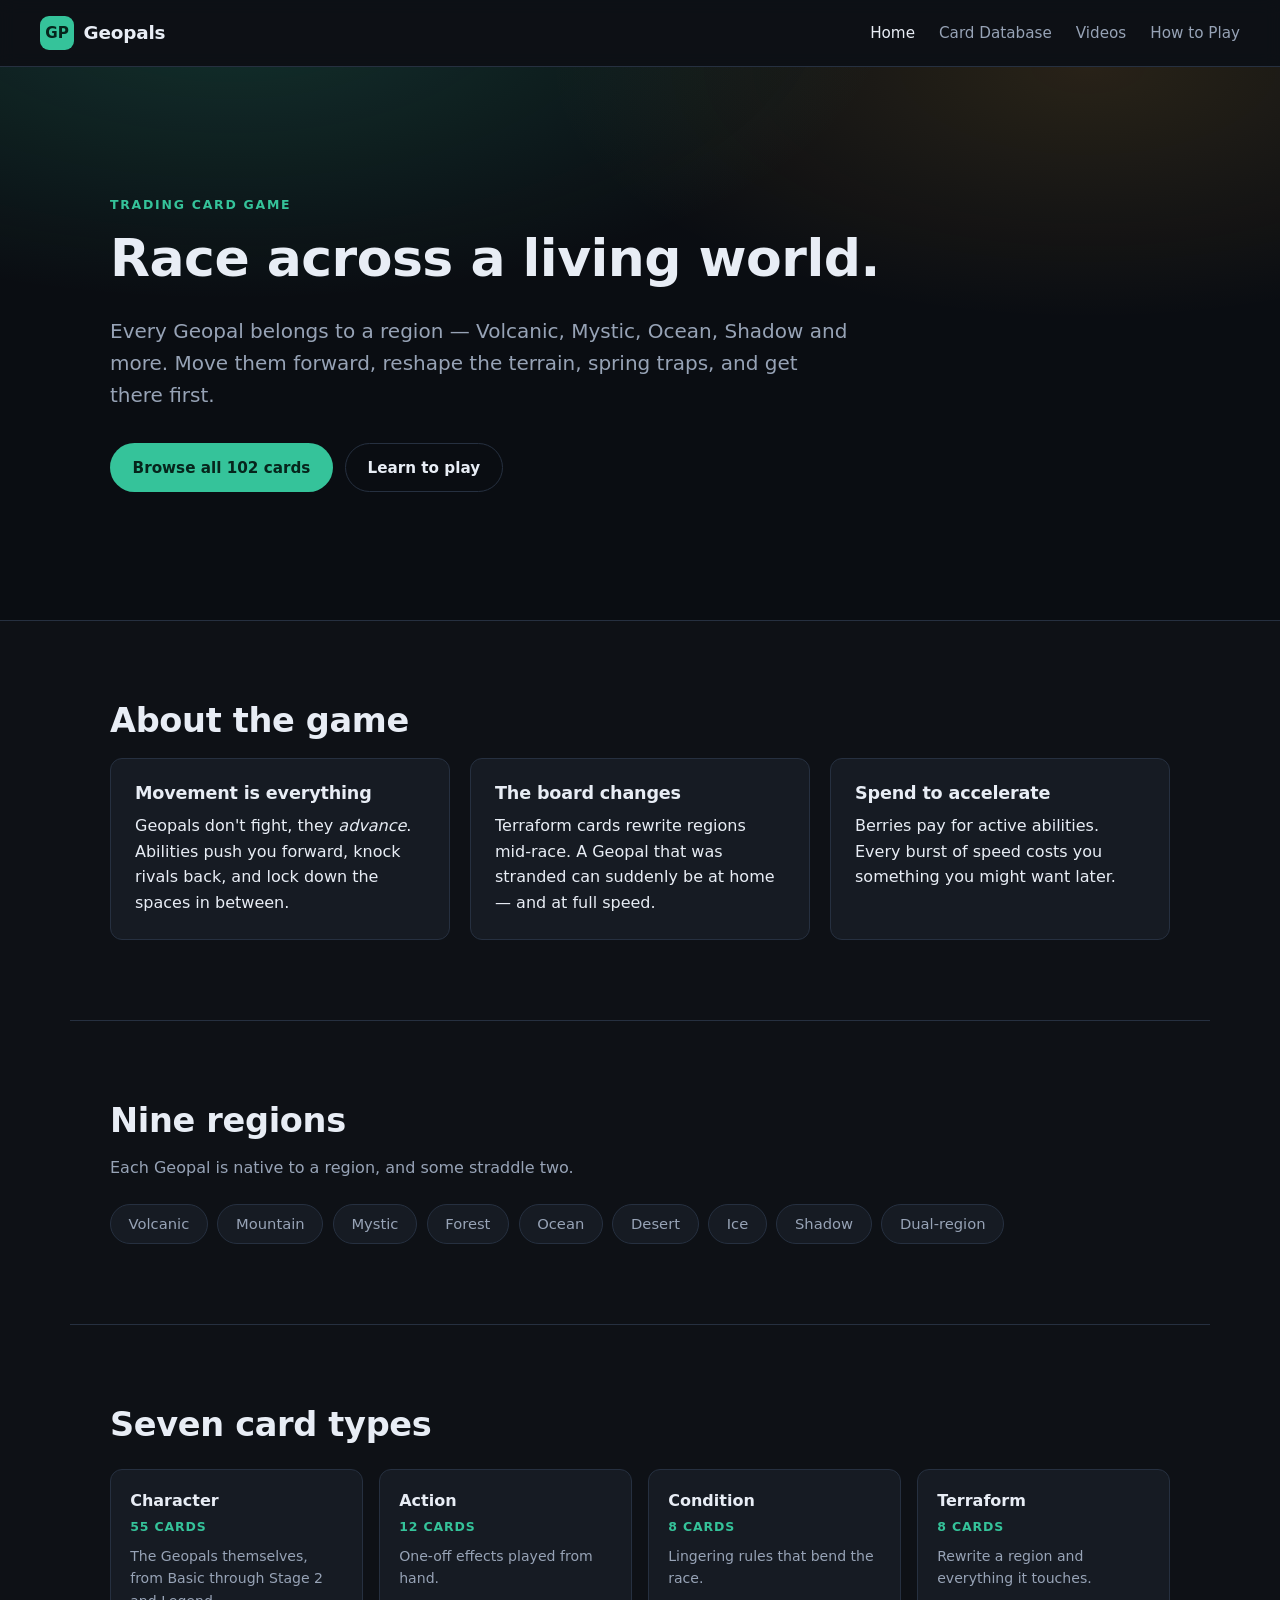
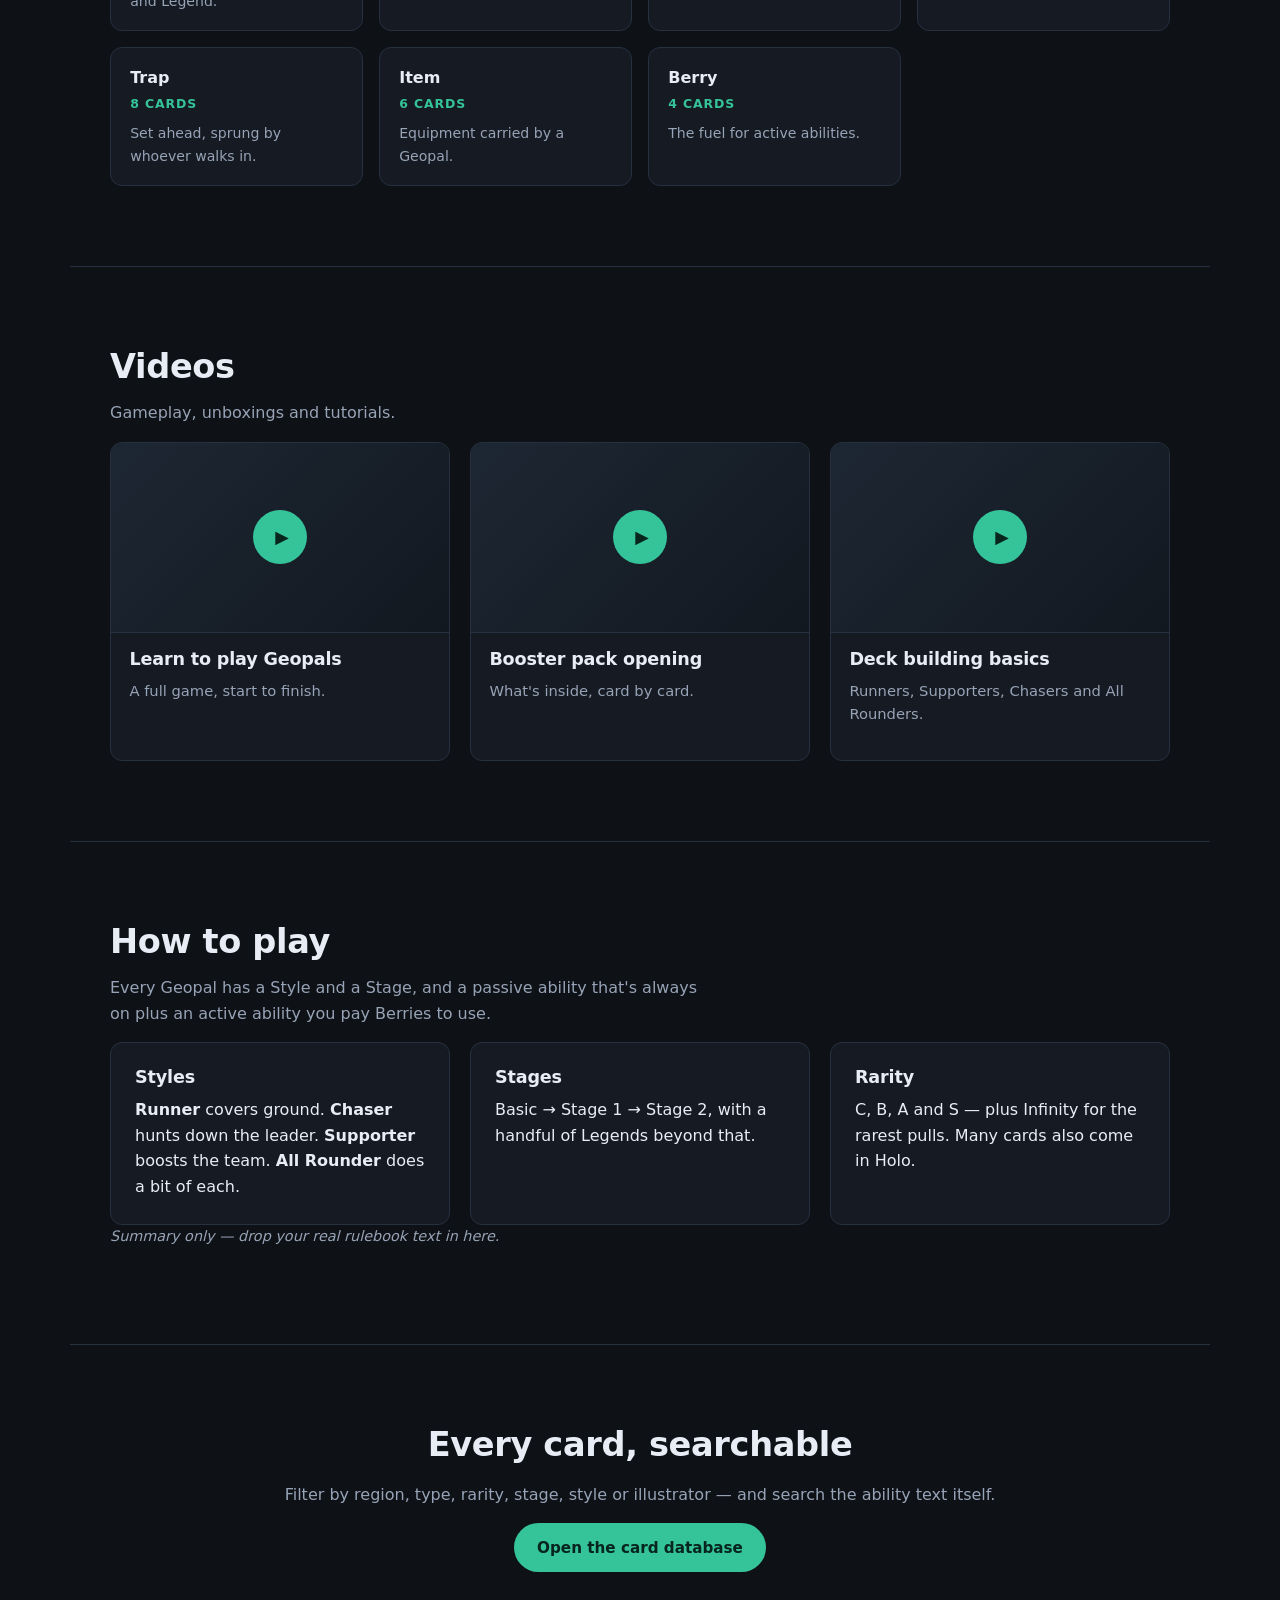
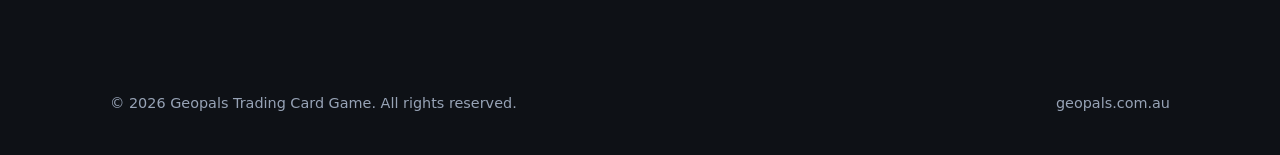
<file: index.html>
<!DOCTYPE html>
<html lang="en-AU">
<head>
<meta charset="utf-8">
<meta name="viewport" content="width=device-width, initial-scale=1">
<title>Geopals Trading Card Game</title>
<meta name="description" content="Geopals is a trading card game of movement, regions and clever timing. Explore all 102 cards, watch gameplay, and learn to play.">
<link rel="stylesheet" href="assets/css/main.css">
<link rel="icon" href="assets/img/favicon.svg">
</head>
<body>

<header class="site-header">
  <a class="brand" href="index.html">
    <span class="brand-mark">GP</span>
    <span class="brand-name">Geopals</span>
  </a>
  <nav class="site-nav">
    <a href="index.html" class="is-current">Home</a>
    <a href="cards.html">Card Database</a>
    <a href="#videos">Videos</a>
    <a href="#learn">How to Play</a>
  </nav>
</header>

<main>

  <section class="hero">
    <div class="hero-inner">
      <p class="eyebrow">Trading Card Game</p>
      <h1>Race across a living world.</h1>
      <p class="lede">
        Every Geopal belongs to a region &mdash; Volcanic, Mystic, Ocean, Shadow and more.
        Move them forward, reshape the terrain, spring traps, and get there first.
      </p>
      <div class="hero-actions">
        <a class="btn btn-primary" href="cards.html">Browse all 102 cards</a>
        <a class="btn btn-ghost" href="#learn">Learn to play</a>
      </div>
    </div>
  </section>

  <section class="section" id="about">
    <h2>About the game</h2>
    <div class="grid-3">
      <article class="card-panel">
        <h3>Movement is everything</h3>
        <p>Geopals don't fight, they <em>advance</em>. Abilities push you forward, knock
           rivals back, and lock down the spaces in between.</p>
      </article>
      <article class="card-panel">
        <h3>The board changes</h3>
        <p>Terraform cards rewrite regions mid-race. A Geopal that was stranded can
           suddenly be at home &mdash; and at full speed.</p>
      </article>
      <article class="card-panel">
        <h3>Spend to accelerate</h3>
        <p>Berries pay for active abilities. Every burst of speed costs you something
           you might want later.</p>
      </article>
    </div>
  </section>

  <section class="section" id="regions">
    <h2>Nine regions</h2>
    <p class="section-lede">Each Geopal is native to a region, and some straddle two.</p>
    <ul class="region-list">
      <li>Volcanic</li><li>Mountain</li><li>Mystic</li><li>Forest</li><li>Ocean</li>
      <li>Desert</li><li>Ice</li><li>Shadow</li><li>Dual-region</li>
    </ul>
  </section>

  <section class="section" id="types">
    <h2>Seven card types</h2>
    <div class="type-grid">
      <div class="type"><strong>Character</strong><span>55 cards</span><p>The Geopals themselves, from Basic through Stage 2 and Legend.</p></div>
      <div class="type"><strong>Action</strong><span>12 cards</span><p>One-off effects played from hand.</p></div>
      <div class="type"><strong>Condition</strong><span>8 cards</span><p>Lingering rules that bend the race.</p></div>
      <div class="type"><strong>Terraform</strong><span>8 cards</span><p>Rewrite a region and everything it touches.</p></div>
      <div class="type"><strong>Trap</strong><span>8 cards</span><p>Set ahead, sprung by whoever walks in.</p></div>
      <div class="type"><strong>Item</strong><span>6 cards</span><p>Equipment carried by a Geopal.</p></div>
      <div class="type"><strong>Berry</strong><span>4 cards</span><p>The fuel for active abilities.</p></div>
    </div>
  </section>

  <section class="section" id="videos">
    <h2>Videos</h2>
    <p class="section-lede">Gameplay, unboxings and tutorials.</p>
    <!-- TODO: replace the placeholder YouTube links with your real videos. -->
    <div class="grid-3 video-grid">
      <a class="video-card" href="https://www.youtube.com/watch?v=REPLACE_ME_1" target="_blank" rel="noopener">
        <div class="video-thumb"><span class="play">&#9654;</span></div>
        <h3>Learn to play Geopals</h3>
        <p>A full game, start to finish.</p>
      </a>
      <a class="video-card" href="https://www.youtube.com/watch?v=REPLACE_ME_2" target="_blank" rel="noopener">
        <div class="video-thumb"><span class="play">&#9654;</span></div>
        <h3>Booster pack opening</h3>
        <p>What's inside, card by card.</p>
      </a>
      <a class="video-card" href="https://www.youtube.com/watch?v=REPLACE_ME_3" target="_blank" rel="noopener">
        <div class="video-thumb"><span class="play">&#9654;</span></div>
        <h3>Deck building basics</h3>
        <p>Runners, Supporters, Chasers and All Rounders.</p>
      </a>
    </div>
  </section>

  <section class="section" id="learn">
    <h2>How to play</h2>
    <p class="section-lede">Every Geopal has a Style and a Stage, and a passive ability
       that's always on plus an active ability you pay Berries to use.</p>
    <div class="grid-3">
      <article class="card-panel">
        <h3>Styles</h3>
        <p><strong>Runner</strong> covers ground. <strong>Chaser</strong> hunts down the
           leader. <strong>Supporter</strong> boosts the team. <strong>All Rounder</strong>
           does a bit of each.</p>
      </article>
      <article class="card-panel">
        <h3>Stages</h3>
        <p>Basic &rarr; Stage 1 &rarr; Stage 2, with a handful of Legends beyond that.</p>
      </article>
      <article class="card-panel">
        <h3>Rarity</h3>
        <p>C, B, A and S &mdash; plus Infinity for the rarest pulls. Many cards also
           come in Holo.</p>
      </article>
    </div>
    <p class="note">Summary only &mdash; drop your real rulebook text in here.</p>
  </section>

  <section class="section cta">
    <h2>Every card, searchable</h2>
    <p>Filter by region, type, rarity, stage, style or illustrator &mdash; and search the
       ability text itself.</p>
    <a class="btn btn-primary" href="cards.html">Open the card database</a>
  </section>

</main>

<footer class="site-footer">
  <p>&copy; <span id="year"></span> Geopals Trading Card Game. All rights reserved.</p>
  <p class="muted">geopals.com.au</p>
</footer>

<script>document.getElementById('year').textContent = new Date().getFullYear();</script>
</body>
</html>
</file>
<file: assets/css/main.css>
/* Geopals — site styles.
   All colours live in the :root block below; retheme the whole site from there. */

:root {
  --bg:        #0e1116;
  --bg-raised: #161b23;
  --bg-sunk:   #0a0d12;
  --line:      #263040;
  --text:      #e8edf5;
  --text-dim:  #97a3b6;
  --accent:    #35c39a;
  --accent-2:  #f2b23e;
  --accent-ink:#06251c;
  --radius:    12px;
  --maxw:      1140px;
  --font: system-ui, -apple-system, "Segoe UI", Roboto, Helvetica, Arial, sans-serif;
}

* { box-sizing: border-box; }

body {
  margin: 0;
  font-family: var(--font);
  background: var(--bg);
  color: var(--text);
  line-height: 1.6;
  -webkit-font-smoothing: antialiased;
}

h1, h2, h3 { line-height: 1.2; margin: 0 0 .5em; font-weight: 650; letter-spacing: -0.01em; }
h1 { font-size: clamp(2rem, 5vw, 3.25rem); }
h2 { font-size: clamp(1.5rem, 3vw, 2.1rem); }
h3 { font-size: 1.1rem; }
p  { margin: 0 0 1rem; }
a  { color: var(--accent); }

.muted    { color: var(--text-dim); }
.note     { color: var(--text-dim); font-size: .9rem; font-style: italic; }
.eyebrow  { text-transform: uppercase; letter-spacing: .14em; font-size: .78rem;
            color: var(--accent); font-weight: 600; margin-bottom: .75rem; }

/* ---------- header ---------- */

.site-header {
  display: flex; align-items: center; gap: 2rem; flex-wrap: wrap;
  padding: 1rem clamp(1rem, 4vw, 2.5rem);
  border-bottom: 1px solid var(--line);
  background: rgba(14, 17, 22, .85);
  backdrop-filter: blur(8px);
  position: sticky; top: 0; z-index: 20;
}
.brand { display: flex; align-items: center; gap: .6rem; text-decoration: none; color: var(--text); }
.brand-mark {
  display: grid; place-items: center; width: 34px; height: 34px; border-radius: 9px;
  background: var(--accent); color: var(--accent-ink); font-weight: 800; font-size: .95rem;
}
.brand-name { font-weight: 700; font-size: 1.15rem; letter-spacing: -.01em; }
.site-nav { display: flex; gap: 1.5rem; margin-left: auto; flex-wrap: wrap; }
.site-nav a { color: var(--text-dim); text-decoration: none; font-size: .95rem; font-weight: 500; }
.site-nav a:hover { color: var(--text); }
.site-nav a.is-current { color: var(--text); }

/* ---------- layout ---------- */

main { display: block; }
.section {
  max-width: var(--maxw); margin: 0 auto;
  padding: clamp(3rem, 7vw, 5rem) clamp(1rem, 4vw, 2.5rem);
  border-bottom: 1px solid var(--line);
}
.section-lede { color: var(--text-dim); max-width: 60ch; margin-top: -.25rem; }

.hero {
  background:
    radial-gradient(1100px 480px at 18% -10%, rgba(53,195,154,.20), transparent 60%),
    radial-gradient(900px 420px at 85% 0%, rgba(242,178,62,.13), transparent 60%),
    var(--bg-sunk);
  border-bottom: 1px solid var(--line);
}
.hero-inner {
  max-width: var(--maxw); margin: 0 auto;
  padding: clamp(4rem, 11vw, 8rem) clamp(1rem, 4vw, 2.5rem);
}
.lede { font-size: clamp(1.05rem, 2vw, 1.25rem); color: var(--text-dim); max-width: 58ch; }
.hero-actions { display: flex; gap: .75rem; flex-wrap: wrap; margin-top: 2rem; }

.grid-3 { display: grid; gap: 1.25rem; grid-template-columns: repeat(auto-fit, minmax(260px, 1fr)); }

.card-panel {
  background: var(--bg-raised); border: 1px solid var(--line);
  border-radius: var(--radius); padding: 1.5rem;
}
.card-panel p:last-child { margin-bottom: 0; }

.steps { padding-left: 1.25rem; max-width: 65ch; }
.steps li { margin-bottom: .75rem; }

.region-list { list-style: none; padding: 0; margin: 1.5rem 0 0; display: flex; flex-wrap: wrap; gap: .6rem; }
.region-list li {
  border: 1px solid var(--line); border-radius: 999px; padding: .45rem 1.1rem;
  font-size: .92rem; color: var(--text-dim); background: var(--bg-raised);
}

.type-grid { display: grid; gap: 1rem; grid-template-columns: repeat(auto-fit, minmax(200px, 1fr)); margin-top: 1.5rem; }
.type {
  background: var(--bg-raised); border: 1px solid var(--line);
  border-radius: var(--radius); padding: 1.1rem 1.2rem;
}
.type strong { display: block; font-size: 1rem; }
.type span { display: block; color: var(--accent); font-size: .78rem; font-weight: 600;
             text-transform: uppercase; letter-spacing: .07em; margin: .2rem 0 .5rem; }
.type p { color: var(--text-dim); font-size: .88rem; margin: 0; }

.cta { text-align: center; border-bottom: 0; }
.cta p { color: var(--text-dim); }

/* ---------- buttons ---------- */

.btn {
  display: inline-block; padding: .7rem 1.35rem; border-radius: 999px;
  font-weight: 600; font-size: .95rem; text-decoration: none; cursor: pointer;
  border: 1px solid transparent; font-family: inherit;
  transition: transform .12s ease, background .12s ease, border-color .12s ease;
}
.btn:active { transform: translateY(1px); }
.btn-primary { background: var(--accent); color: var(--accent-ink); }
.btn-primary:hover { background: #46d4ab; }
.btn-ghost { border-color: var(--line); color: var(--text); background: transparent; }
.btn-ghost:hover { border-color: var(--text-dim); }
.btn-sm { padding: .45rem .9rem; font-size: .85rem; }

/* ---------- videos ---------- */

.video-card {
  display: block; text-decoration: none; color: inherit;
  background: var(--bg-raised); border: 1px solid var(--line);
  border-radius: var(--radius); overflow: hidden;
  transition: border-color .15s ease, transform .15s ease;
}
.video-card:hover { border-color: var(--accent); transform: translateY(-2px); }
.video-card h3, .video-card p { padding: 0 1.15rem; }
.video-card h3 { margin-top: 1rem; }
.video-card p { color: var(--text-dim); font-size: .92rem; padding-bottom: 1.15rem; }
.video-thumb {
  aspect-ratio: 16 / 9; display: grid; place-items: center;
  background: linear-gradient(135deg, #1d2733, #121820);
  border-bottom: 1px solid var(--line);
}
.play {
  width: 54px; height: 54px; border-radius: 50%; display: grid; place-items: center;
  background: var(--accent); color: var(--accent-ink); font-size: 1.1rem; padding-left: 4px;
}

/* ---------- card database ---------- */

.db { max-width: var(--maxw); margin: 0 auto; padding: clamp(2rem, 5vw, 3rem) clamp(1rem, 4vw, 2.5rem) 4rem; }
.db-head h1 { margin-bottom: .25rem; }

.db-controls {
  position: sticky; top: 67px; z-index: 10;
  background: var(--bg); padding: 1.25rem 0 1rem;
  border-bottom: 1px solid var(--line); margin-bottom: 1.75rem;
}

.search-wrap input {
  width: 100%; padding: .85rem 1.1rem; font-size: 1rem; font-family: inherit;
  color: var(--text); background: var(--bg-raised);
  border: 1px solid var(--line); border-radius: 10px;
}
.search-wrap input:focus { outline: 2px solid var(--accent); outline-offset: 1px; border-color: transparent; }

.filters { display: flex; flex-wrap: wrap; gap: .6rem; margin-top: .85rem; }
.filters label { display: flex; flex-direction: column; gap: .2rem; font-size: .72rem;
                 text-transform: uppercase; letter-spacing: .08em; color: var(--text-dim); }
.filters select, #sort {
  font-family: inherit; font-size: .9rem; color: var(--text);
  background: var(--bg-raised); border: 1px solid var(--line);
  border-radius: 8px; padding: .5rem .7rem; min-width: 140px;
}

.db-toolbar { display: flex; align-items: flex-end; gap: 1rem; flex-wrap: wrap; margin-top: .85rem; }
.sort-wrap { display: flex; flex-direction: column; gap: .2rem; font-size: .72rem;
             text-transform: uppercase; letter-spacing: .08em; color: var(--text-dim); }
.count { margin-left: auto; color: var(--text-dim); font-size: .9rem; }

.card-grid {
  display: grid; gap: 1.1rem;
  grid-template-columns: repeat(auto-fill, minmax(190px, 1fr));
}

.card-tile {
  background: var(--bg-raised); border: 1px solid var(--line); border-radius: var(--radius);
  overflow: hidden; cursor: pointer; text-align: left; padding: 0;
  font-family: inherit; color: inherit;
  transition: border-color .15s ease, transform .15s ease;
}
.card-tile:hover { border-color: var(--accent); transform: translateY(-3px); }
.card-tile:focus-visible { outline: 2px solid var(--accent); outline-offset: 2px; }

/* 163/222 is the exact aspect of the master card art (1630x2220), so tiles
   never letterbox or crop. `contain` keeps the printed border intact. */
.card-img {
  width: 100%; aspect-ratio: 163 / 222; object-fit: contain; display: block;
  background: var(--bg-sunk);
}
.card-meta { padding: .75rem .85rem .9rem; }
.card-name { font-weight: 650; font-size: .95rem; line-height: 1.3; margin-bottom: .3rem; }
.card-sub  { color: var(--text-dim); font-size: .78rem; }

.pill {
  display: inline-block; font-size: .68rem; font-weight: 600; letter-spacing: .04em;
  text-transform: uppercase; padding: .16rem .5rem; border-radius: 999px;
  border: 1px solid var(--line); color: var(--text-dim); margin-right: .3rem;
}
.pill-rare   { border-color: var(--accent-2); color: var(--accent-2); }
.pill-common { border-color: var(--line); }
.pill-holo   { border-color: #b98cf5; color: #c9a6fa; }

.empty { text-align: center; color: var(--text-dim); padding: 3rem 0; }

/* ---------- detail dialog ---------- */

.detail {
  border: 1px solid var(--line); border-radius: 16px; background: var(--bg-raised);
  color: var(--text); max-width: 720px; width: calc(100% - 2rem); padding: 0;
}
.detail::backdrop { background: rgba(0,0,0,.7); }
.detail-close {
  position: absolute; top: .5rem; right: .75rem; background: none; border: 0;
  color: var(--text-dim); font-size: 1.8rem; line-height: 1; cursor: pointer; padding: .25rem;
}
.detail-close:hover { color: var(--text); }
.detail-body { display: grid; grid-template-columns: 240px 1fr; gap: 1.75rem; padding: 1.75rem; }
.detail-body img { width: 100%; border-radius: 10px; background: var(--bg-sunk); }
.detail-body dl { display: grid; grid-template-columns: auto 1fr; gap: .4rem 1rem; margin: 1rem 0 0; font-size: .92rem; }
.detail-body dt { color: var(--text-dim); }
.detail-body dd { margin: 0; }

@media (max-width: 620px) {
  .detail-body { grid-template-columns: 1fr; }
  .db-controls { position: static; }
  .count { margin-left: 0; }
}

/* ---------- footer ---------- */

.site-footer {
  max-width: var(--maxw); margin: 0 auto;
  padding: 2.5rem clamp(1rem, 4vw, 2.5rem);
  color: var(--text-dim); font-size: .9rem;
  display: flex; justify-content: space-between; gap: 1rem; flex-wrap: wrap;
}
.site-footer p { margin: 0; }
</file>
